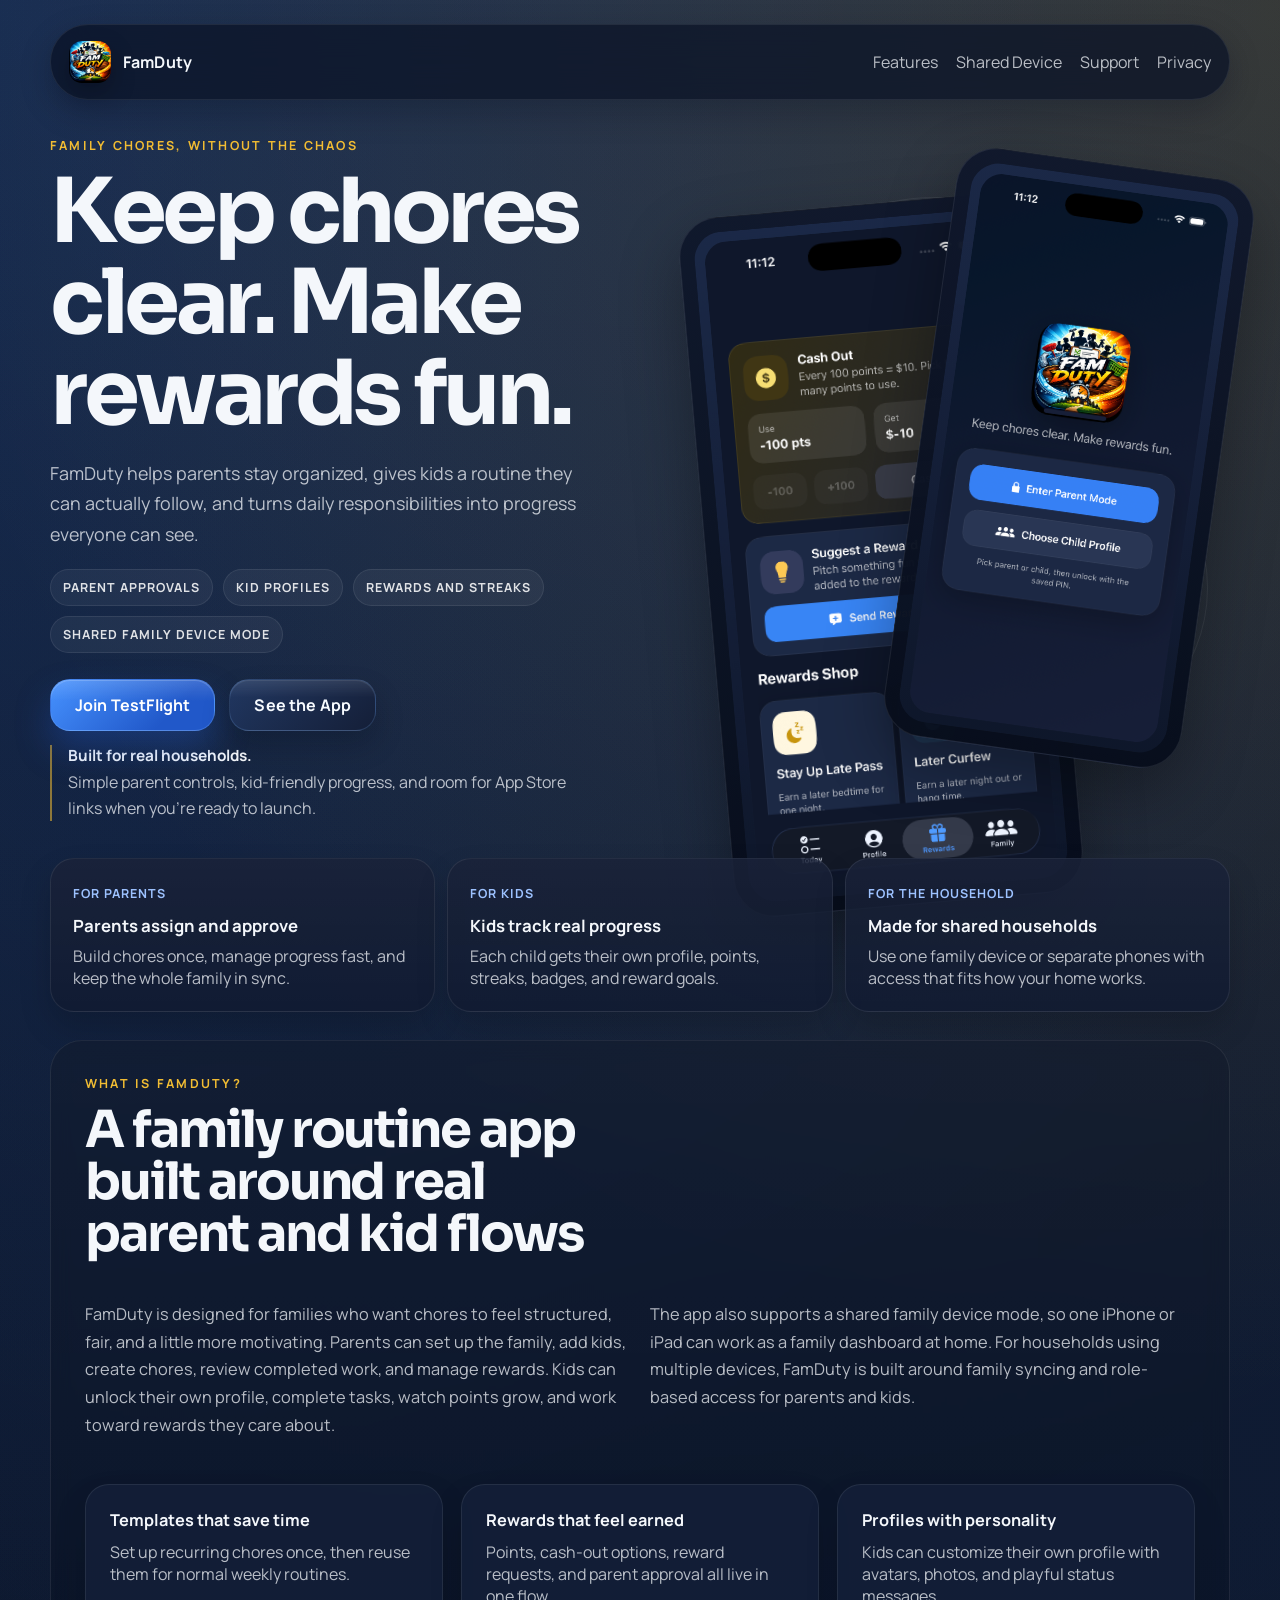
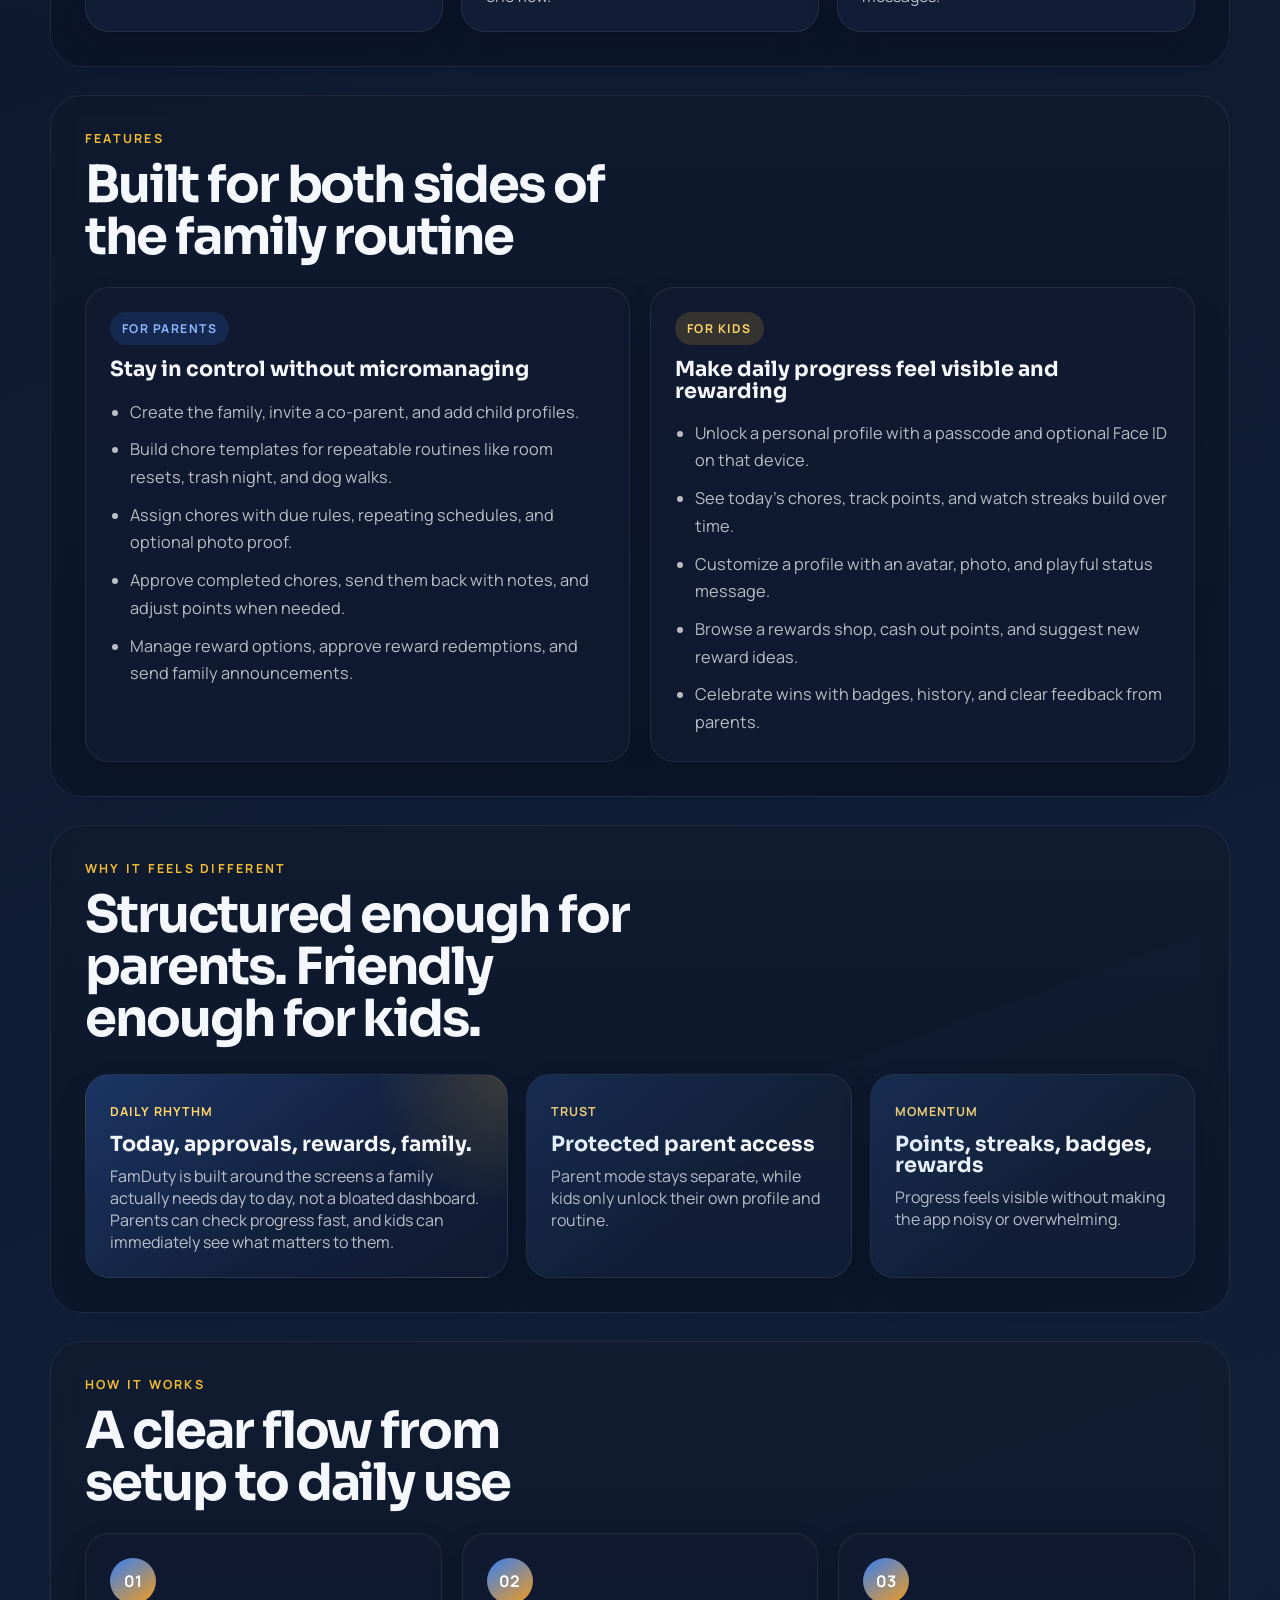
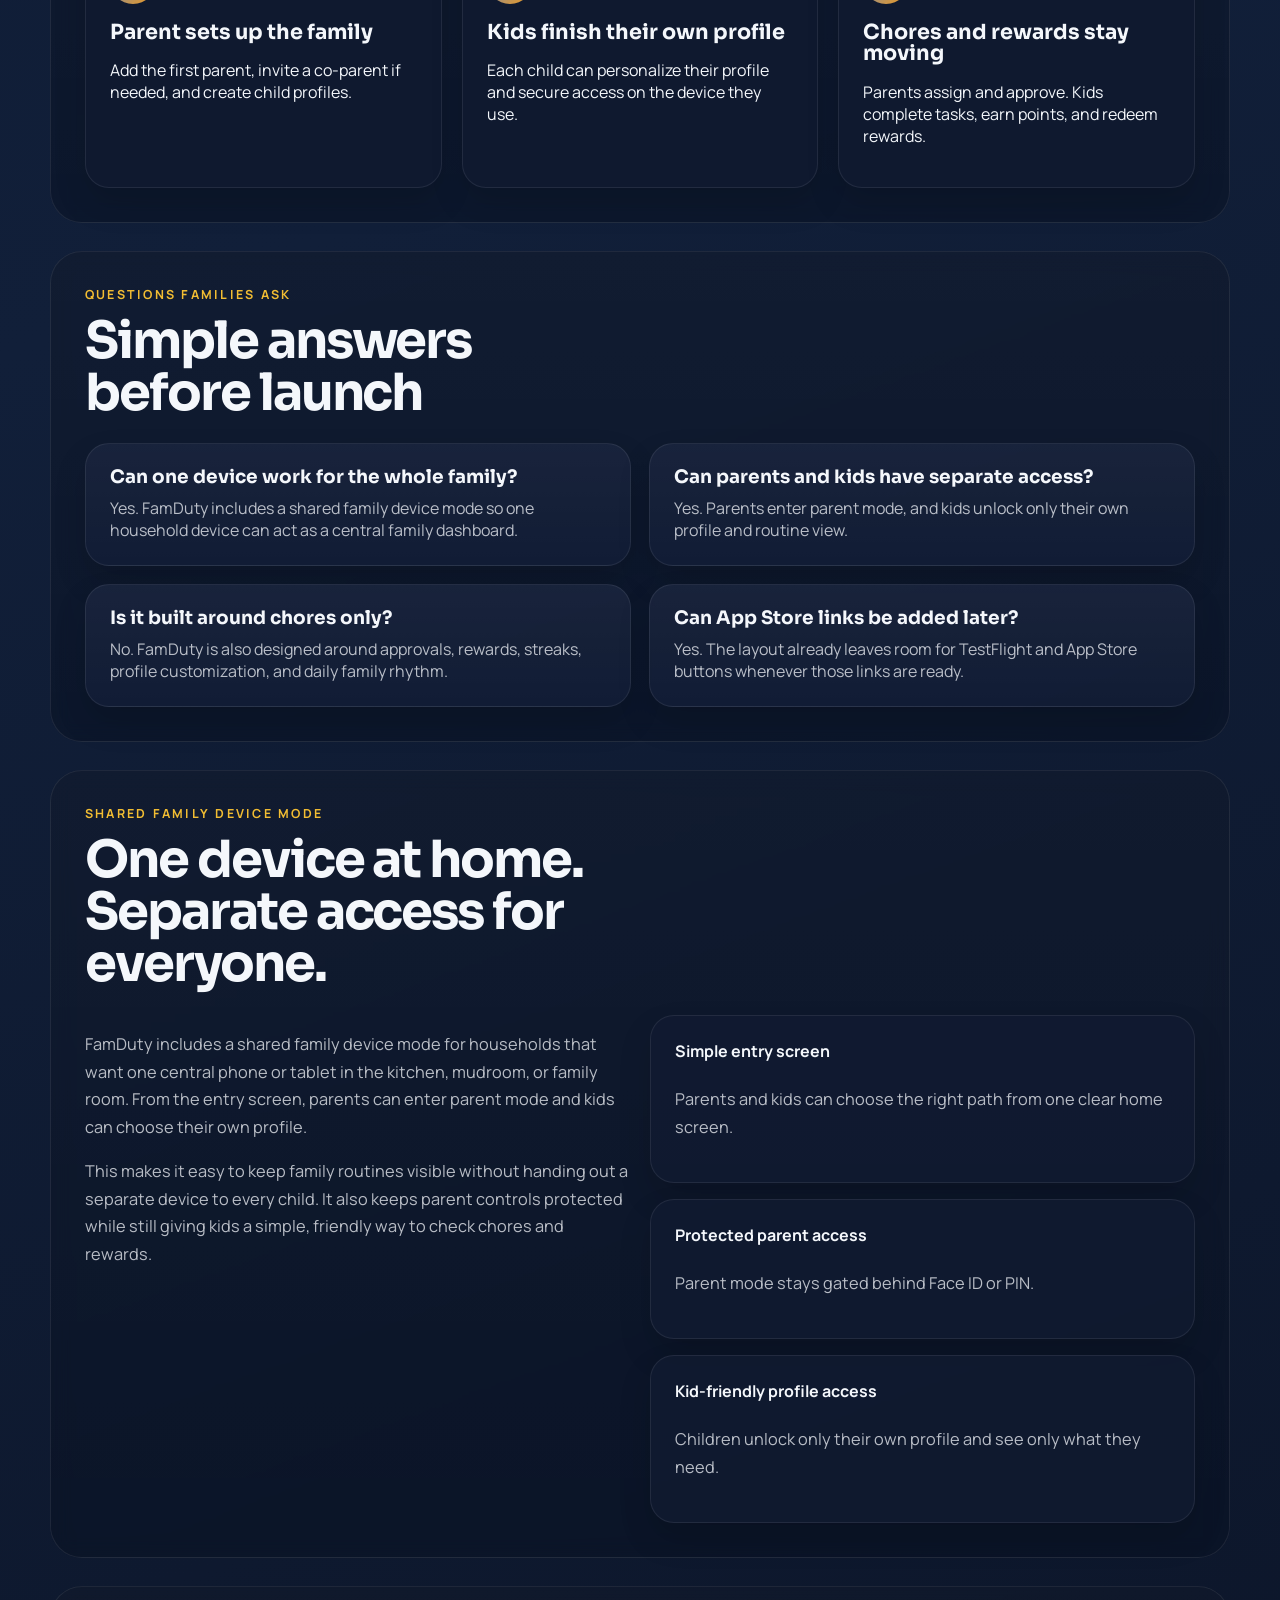
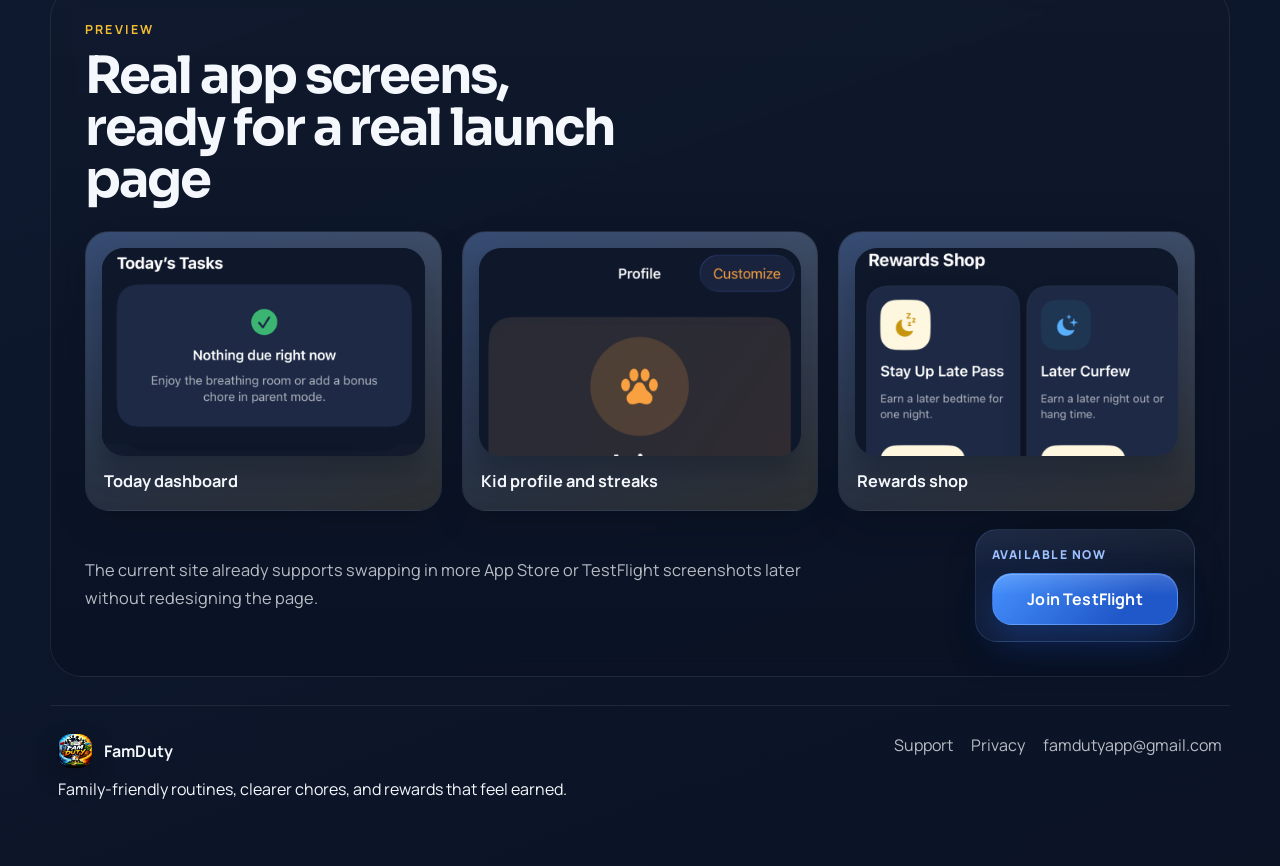
<file: index.html>
<!DOCTYPE html>
<html lang="en">
<head>
  <meta charset="UTF-8">
  <meta name="viewport" content="width=device-width, initial-scale=1.0">
  <title>FamDuty | Chores, rewards, and family routines that feel clear</title>
  <meta name="description" content="FamDuty helps parents assign chores, approve progress, and make rewards feel motivating for kids with a family-friendly routine app built for real households.">
  <meta name="theme-color" content="#0a1429">
  <meta property="og:title" content="FamDuty">
  <meta property="og:description" content="Chores, rewards, and family routines that feel clear.">
  <meta property="og:type" content="website">
  <meta property="og:image" content="assets/famduty-app-icon.png">
  <meta name="twitter:card" content="summary_large_image">
  <link rel="icon" href="assets/famduty-app-icon.png">
  <link rel="preconnect" href="https://fonts.googleapis.com">
  <link rel="preconnect" href="https://fonts.gstatic.com" crossorigin>
  <link href="https://fonts.googleapis.com/css2?family=Manrope:wght@400;500;700;800&family=Sora:wght@600;700;800&display=swap" rel="stylesheet">
  <link rel="stylesheet" href="styles.css">
</head>
<body>
  <div class="site-shell">
    <header class="topbar">
      <a class="brand" href="./">
        <img src="assets/famduty-app-icon.png" alt="FamDuty app icon">
        <span>FamDuty</span>
      </a>
      <nav class="topnav" aria-label="Primary">
        <a href="#features">Features</a>
        <a href="#shared-device">Shared Device</a>
        <a href="support/">Support</a>
        <a href="privacy/">Privacy</a>
      </nav>
    </header>

    <main>
      <section class="hero">
        <div class="hero-copy">
          <p class="eyebrow">Family chores, without the chaos</p>
          <h1>Keep chores clear. Make rewards fun.</h1>
          <p class="lede">
            FamDuty helps parents stay organized, gives kids a routine they can actually follow,
            and turns daily responsibilities into progress everyone can see.
          </p>
          <div class="hero-tags">
            <span>Parent approvals</span>
            <span>Kid profiles</span>
            <span>Rewards and streaks</span>
            <span>Shared family device mode</span>
          </div>
          <div class="cta-row">
            <a class="button button-primary" href="https://testflight.apple.com/join/Fdtkz2tQ">Join TestFlight</a>
            <a class="button button-secondary" href="#preview">See the App</a>
          </div>
          <div class="trust-note" id="coming-soon">
            <strong>Built for real households.</strong>
            <span>Simple parent controls, kid-friendly progress, and room for App Store links when you're ready to launch.</span>
          </div>
        </div>

        <div class="hero-visual" aria-hidden="true">
          <div class="hero-glow"></div>
          <div class="orbit orbit-blue"></div>
          <div class="orbit orbit-gold"></div>
          <div class="phone phone-main">
            <div class="phone-screen">
              <img class="app-shot" src="assets/screen-home.png" alt="FamDuty entry screen showing parent mode and child profile options">
            </div>
          </div>
          <div class="phone phone-side">
            <div class="phone-screen alt">
              <img class="app-shot" src="assets/screen-rewards.png" alt="FamDuty rewards screen showing reward ideas, cash out, and reward shop">
            </div>
          </div>
        </div>
      </section>

      <section class="summary-strip">
        <article>
          <span class="summary-kicker">For parents</span>
          <strong>Parents assign and approve</strong>
          <p>Build chores once, manage progress fast, and keep the whole family in sync.</p>
        </article>
        <article>
          <span class="summary-kicker">For kids</span>
          <strong>Kids track real progress</strong>
          <p>Each child gets their own profile, points, streaks, badges, and reward goals.</p>
        </article>
        <article>
          <span class="summary-kicker">For the household</span>
          <strong>Made for shared households</strong>
          <p>Use one family device or separate phones with access that fits how your home works.</p>
        </article>
      </section>

      <section class="content-block intro">
        <div class="section-heading">
          <p class="eyebrow">What is FamDuty?</p>
          <h2>A family routine app built around real parent and kid flows</h2>
        </div>
        <div class="intro-grid">
          <p>
            FamDuty is designed for families who want chores to feel structured, fair, and a little more motivating.
            Parents can set up the family, add kids, create chores, review completed work, and manage rewards.
            Kids can unlock their own profile, complete tasks, watch points grow, and work toward rewards they care about.
          </p>
          <p>
            The app also supports a shared family device mode, so one iPhone or iPad can work as a family dashboard at home.
            For households using multiple devices, FamDuty is built around family syncing and role-based access for parents and kids.
          </p>
        </div>
        <div class="intro-highlights">
          <div class="mini-card">
            <strong>Templates that save time</strong>
            <p>Set up recurring chores once, then reuse them for normal weekly routines.</p>
          </div>
          <div class="mini-card">
            <strong>Rewards that feel earned</strong>
            <p>Points, cash-out options, reward requests, and parent approval all live in one flow.</p>
          </div>
          <div class="mini-card">
            <strong>Profiles with personality</strong>
            <p>Kids can customize their own profile with avatars, photos, and playful status messages.</p>
          </div>
        </div>
      </section>

      <section class="content-block" id="features">
        <div class="section-heading">
          <p class="eyebrow">Features</p>
          <h2>Built for both sides of the family routine</h2>
        </div>

        <div class="feature-columns">
          <article class="feature-panel parent-panel">
            <div class="panel-label">For Parents</div>
            <h3>Stay in control without micromanaging</h3>
            <ul>
              <li>Create the family, invite a co-parent, and add child profiles.</li>
              <li>Build chore templates for repeatable routines like room resets, trash night, and dog walks.</li>
              <li>Assign chores with due rules, repeating schedules, and optional photo proof.</li>
              <li>Approve completed chores, send them back with notes, and adjust points when needed.</li>
              <li>Manage reward options, approve reward redemptions, and send family announcements.</li>
            </ul>
          </article>

          <article class="feature-panel kid-panel">
            <div class="panel-label">For Kids</div>
            <h3>Make daily progress feel visible and rewarding</h3>
            <ul>
              <li>Unlock a personal profile with a passcode and optional Face ID on that device.</li>
              <li>See today’s chores, track points, and watch streaks build over time.</li>
              <li>Customize a profile with an avatar, photo, and playful status message.</li>
              <li>Browse a rewards shop, cash out points, and suggest new reward ideas.</li>
              <li>Celebrate wins with badges, history, and clear feedback from parents.</li>
            </ul>
          </article>
        </div>
      </section>

      <section class="content-block spotlight-block">
        <div class="section-heading">
          <p class="eyebrow">Why it feels different</p>
          <h2>Structured enough for parents. Friendly enough for kids.</h2>
        </div>
        <div class="spotlight-grid">
          <article class="spotlight-card spotlight-large">
            <div class="spotlight-copy">
              <span class="spotlight-label">Daily rhythm</span>
              <h3>Today, approvals, rewards, family.</h3>
              <p>FamDuty is built around the screens a family actually needs day to day, not a bloated dashboard. Parents can check progress fast, and kids can immediately see what matters to them.</p>
            </div>
          </article>
          <article class="spotlight-card">
            <span class="spotlight-label">Trust</span>
            <h3>Protected parent access</h3>
            <p>Parent mode stays separate, while kids only unlock their own profile and routine.</p>
          </article>
          <article class="spotlight-card">
            <span class="spotlight-label">Momentum</span>
            <h3>Points, streaks, badges, rewards</h3>
            <p>Progress feels visible without making the app noisy or overwhelming.</p>
          </article>
        </div>
      </section>

      <section class="content-block workflow">
        <div class="section-heading">
          <p class="eyebrow">How it works</p>
          <h2>A clear flow from setup to daily use</h2>
        </div>
        <div class="workflow-grid">
          <article class="step-card">
            <span class="step-number">01</span>
            <h3>Parent sets up the family</h3>
            <p>Add the first parent, invite a co-parent if needed, and create child profiles.</p>
          </article>
          <article class="step-card">
            <span class="step-number">02</span>
            <h3>Kids finish their own profile</h3>
            <p>Each child can personalize their profile and secure access on the device they use.</p>
          </article>
          <article class="step-card">
            <span class="step-number">03</span>
            <h3>Chores and rewards stay moving</h3>
            <p>Parents assign and approve. Kids complete tasks, earn points, and redeem rewards.</p>
          </article>
        </div>
      </section>

      <section class="content-block faq-block">
        <div class="section-heading">
          <p class="eyebrow">Questions Families Ask</p>
          <h2>Simple answers before launch</h2>
        </div>
        <div class="faq-grid">
          <article class="faq-card">
            <h3>Can one device work for the whole family?</h3>
            <p>Yes. FamDuty includes a shared family device mode so one household device can act as a central family dashboard.</p>
          </article>
          <article class="faq-card">
            <h3>Can parents and kids have separate access?</h3>
            <p>Yes. Parents enter parent mode, and kids unlock only their own profile and routine view.</p>
          </article>
          <article class="faq-card">
            <h3>Is it built around chores only?</h3>
            <p>No. FamDuty is also designed around approvals, rewards, streaks, profile customization, and daily family rhythm.</p>
          </article>
          <article class="faq-card">
            <h3>Can App Store links be added later?</h3>
            <p>Yes. The layout already leaves room for TestFlight and App Store buttons whenever those links are ready.</p>
          </article>
        </div>
      </section>

      <section class="content-block shared-device-block" id="shared-device">
        <div class="section-heading">
          <p class="eyebrow">Shared Family Device Mode</p>
          <h2>One device at home. Separate access for everyone.</h2>
        </div>
        <div class="shared-grid">
          <div>
            <p>
              FamDuty includes a shared family device mode for households that want one central phone or tablet in the kitchen,
              mudroom, or family room. From the entry screen, parents can enter parent mode and kids can choose their own profile.
            </p>
            <p>
              This makes it easy to keep family routines visible without handing out a separate device to every child.
              It also keeps parent controls protected while still giving kids a simple, friendly way to check chores and rewards.
            </p>
          </div>
          <div class="shared-points">
            <div class="shared-item">
              <strong>Simple entry screen</strong>
              <p>Parents and kids can choose the right path from one clear home screen.</p>
            </div>
            <div class="shared-item">
              <strong>Protected parent access</strong>
              <p>Parent mode stays gated behind Face ID or PIN.</p>
            </div>
            <div class="shared-item">
              <strong>Kid-friendly profile access</strong>
              <p>Children unlock only their own profile and see only what they need.</p>
            </div>
          </div>
        </div>
      </section>

      <section class="content-block screenshot-block" id="preview">
        <div class="section-heading">
          <p class="eyebrow">Preview</p>
          <h2>Real app screens, ready for a real launch page</h2>
        </div>
        <div class="screenshot-grid">
          <div class="shot shot-a">
            <img class="shot-image shot-image-contain" src="assets/preview-today.png" alt="FamDuty today dashboard screenshot">
            <span>Today dashboard</span>
          </div>
          <div class="shot shot-b">
            <img class="shot-image" src="assets/preview-profile.png" alt="FamDuty kid profile and streaks screenshot">
            <span>Kid profile and streaks</span>
          </div>
          <div class="shot shot-c">
            <img class="shot-image" src="assets/preview-rewards-grid.png" alt="FamDuty rewards shop screenshot">
            <span>Rewards shop</span>
          </div>
        </div>
        <div class="preview-caption-row">
          <p class="section-note">
            The current site already supports swapping in more App Store or TestFlight screenshots later without redesigning the page.
          </p>
          <div class="preview-cta-card">
            <span class="preview-cta-label">Available now</span>
            <a class="button button-primary preview-cta-button" href="https://testflight.apple.com/join/Fdtkz2tQ">Join TestFlight</a>
          </div>
        </div>
      </section>

    </main>

    <footer class="footer">
      <div>
        <a class="brand brand-footer" href="./">
          <img src="assets/famduty-app-icon.png" alt="">
          <span>FamDuty</span>
        </a>
        <p>Family-friendly routines, clearer chores, and rewards that feel earned.</p>
      </div>
      <div class="footer-links">
        <a href="support/">Support</a>
        <a href="privacy/">Privacy</a>
        <a href="mailto:famdutyapp@gmail.com">famdutyapp@gmail.com</a>
      </div>
    </footer>
  </div>

  <script src="script.js"></script>
</body>
</html>
</file>
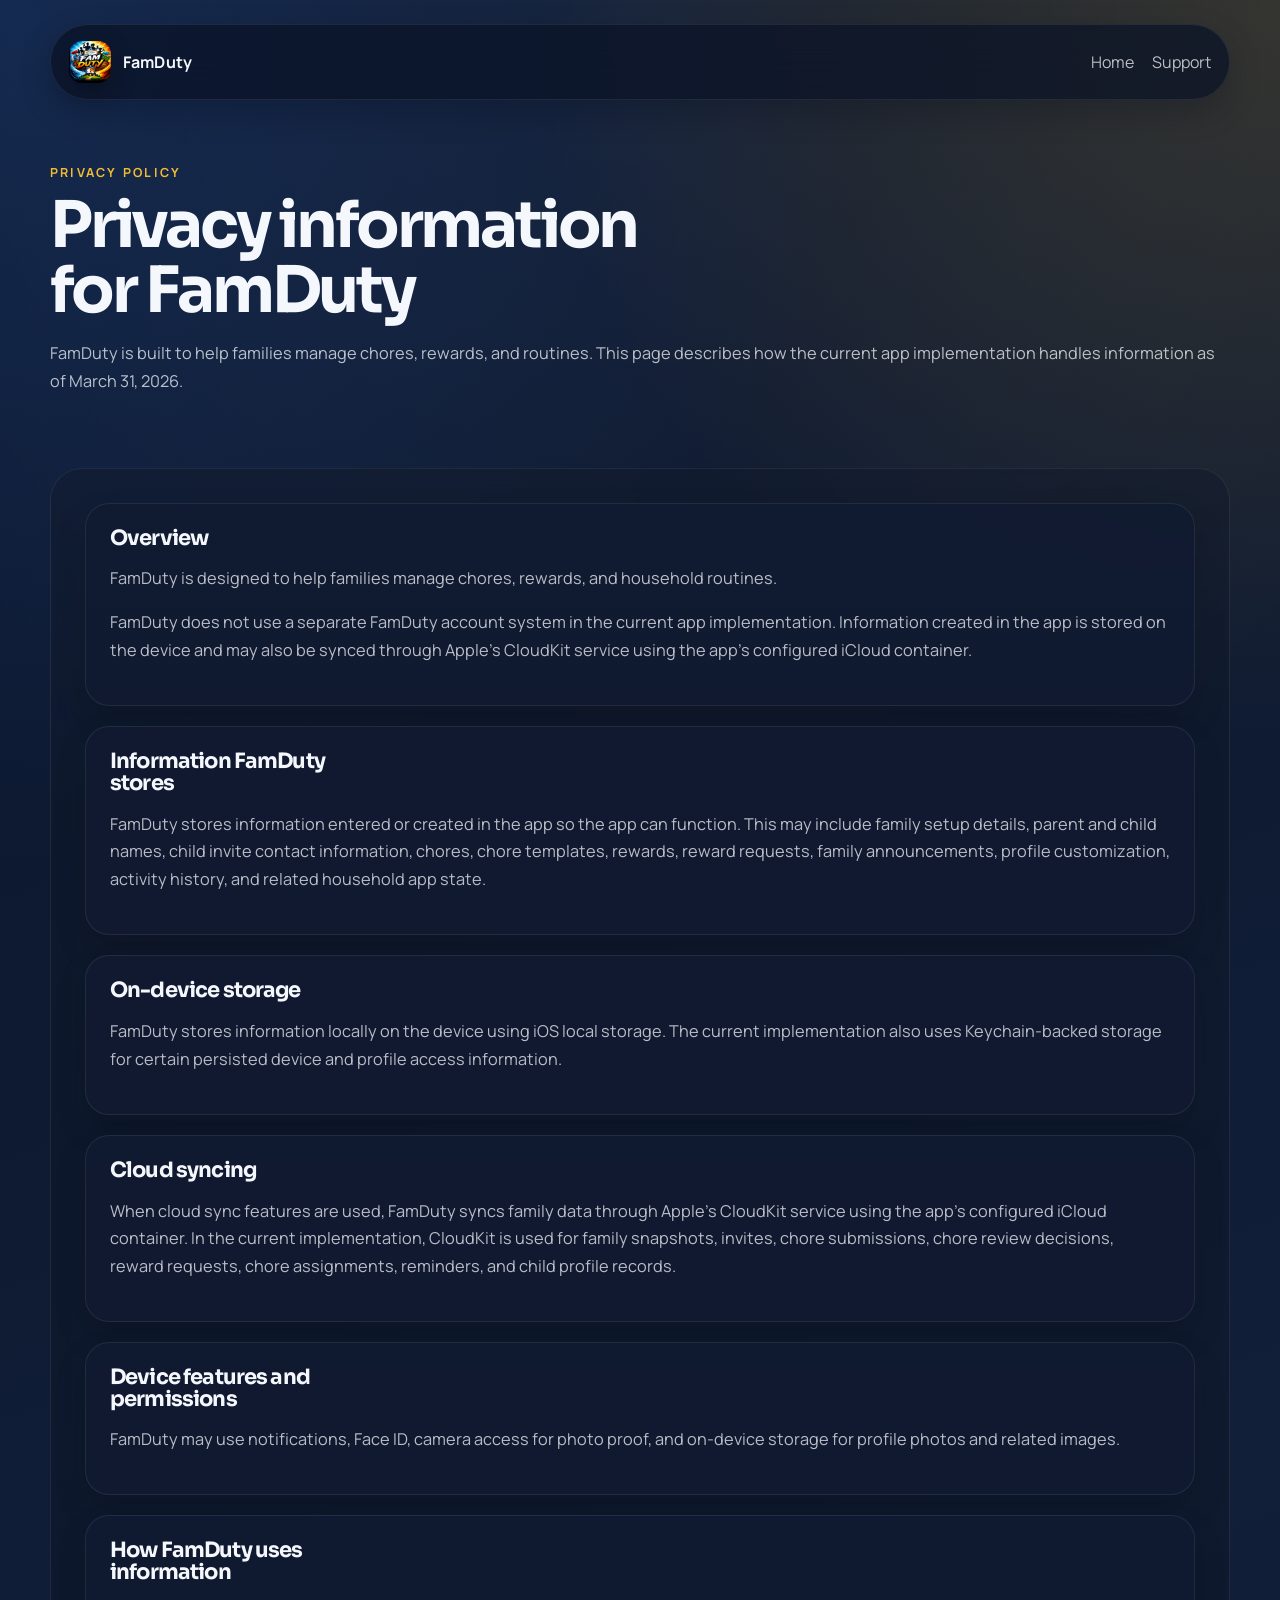
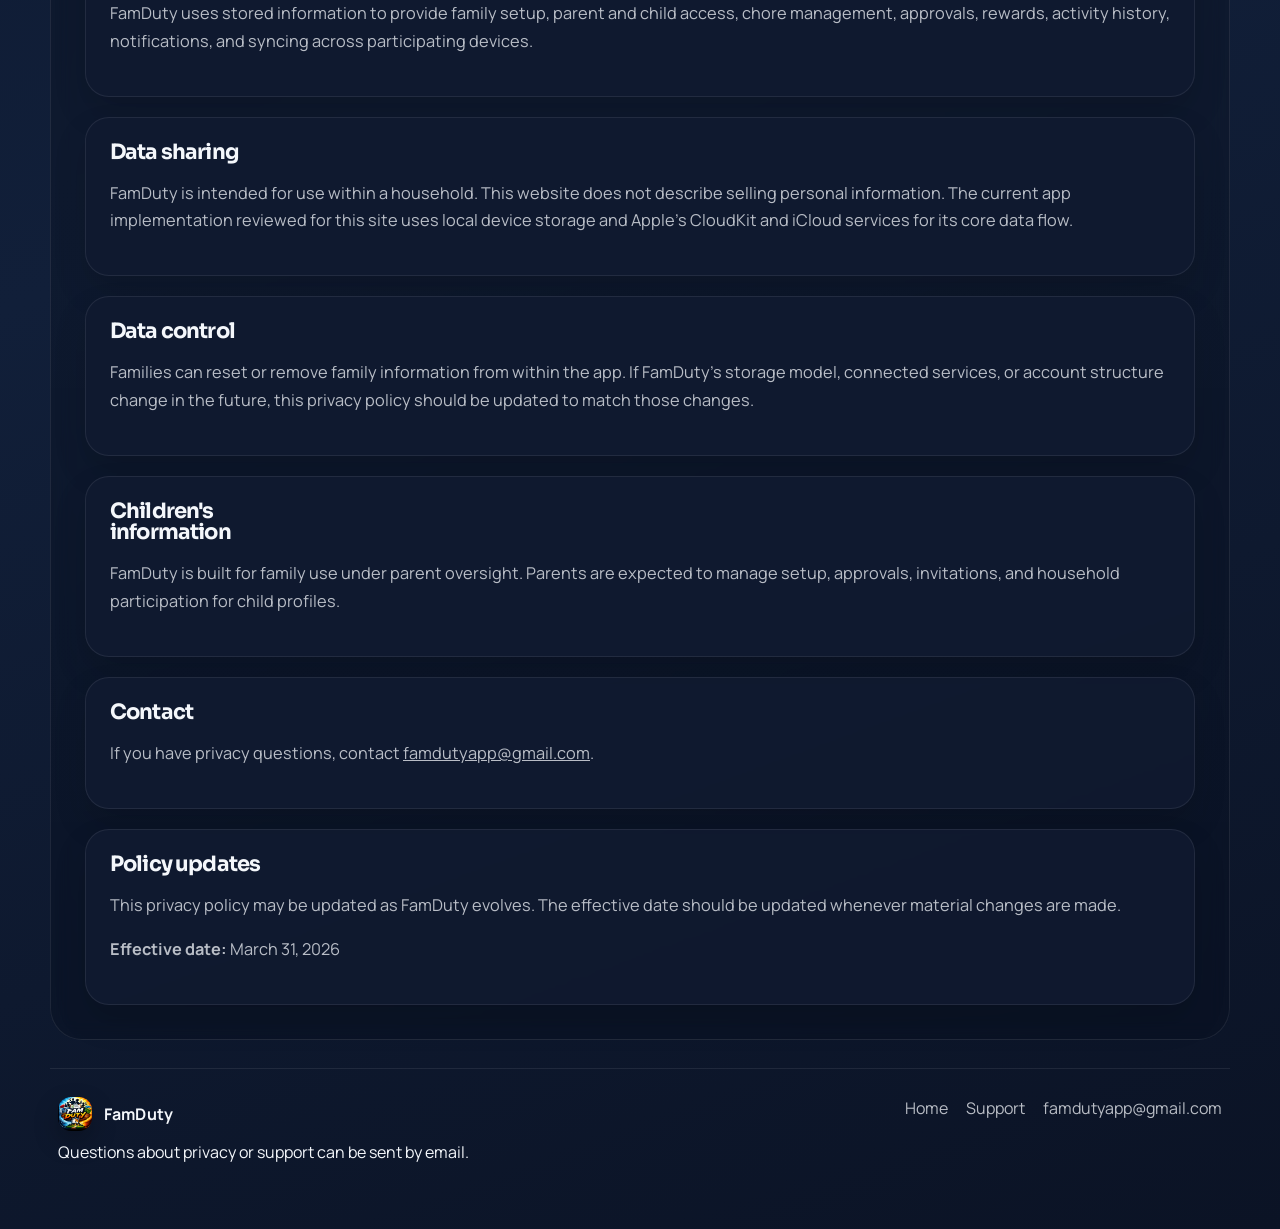
<file: privacy/index.html>
<!DOCTYPE html>
<html lang="en">
<head>
  <meta charset="UTF-8">
  <meta name="viewport" content="width=device-width, initial-scale=1.0">
  <title>FamDuty Privacy Policy</title>
  <meta name="description" content="Privacy policy for FamDuty.">
  <meta name="theme-color" content="#0a1429">
  <meta property="og:title" content="FamDuty Privacy Policy">
  <meta property="og:description" content="Privacy information for FamDuty.">
  <link rel="icon" href="../assets/famduty-app-icon.png">
  <link rel="preconnect" href="https://fonts.googleapis.com">
  <link rel="preconnect" href="https://fonts.gstatic.com" crossorigin>
  <link href="https://fonts.googleapis.com/css2?family=Manrope:wght@400;500;700;800&family=Sora:wght@600;700;800&display=swap" rel="stylesheet">
  <link rel="stylesheet" href="../styles.css">
</head>
<body>
  <div class="site-shell subpage-shell">
    <header class="topbar">
      <a class="brand" href="../">
        <img src="../assets/famduty-app-icon.png" alt="FamDuty app icon">
        <span>FamDuty</span>
      </a>
      <nav class="topnav" aria-label="Primary">
        <a href="../">Home</a>
        <a href="../support/">Support</a>
      </nav>
    </header>

    <main class="subpage-main">
      <section class="subpage-hero">
        <p class="eyebrow">Privacy Policy</p>
        <h1>Privacy information for FamDuty</h1>
        <p class="lede">
          FamDuty is built to help families manage chores, rewards, and routines. This page describes how the current app implementation handles information as of March 31, 2026.
        </p>
      </section>

      <section class="content-block legal-block">
        <article class="legal-card">
          <h2>Overview</h2>
          <p>FamDuty is designed to help families manage chores, rewards, and household routines.</p>
          <p>FamDuty does not use a separate FamDuty account system in the current app implementation. Information created in the app is stored on the device and may also be synced through Apple's CloudKit service using the app's configured iCloud container.</p>
        </article>

        <article class="legal-card">
          <h2>Information FamDuty stores</h2>
          <p>FamDuty stores information entered or created in the app so the app can function. This may include family setup details, parent and child names, child invite contact information, chores, chore templates, rewards, reward requests, family announcements, profile customization, activity history, and related household app state.</p>
        </article>

        <article class="legal-card">
          <h2>On-device storage</h2>
          <p>FamDuty stores information locally on the device using iOS local storage. The current implementation also uses Keychain-backed storage for certain persisted device and profile access information.</p>
        </article>

        <article class="legal-card">
          <h2>Cloud syncing</h2>
          <p>When cloud sync features are used, FamDuty syncs family data through Apple's CloudKit service using the app's configured iCloud container. In the current implementation, CloudKit is used for family snapshots, invites, chore submissions, chore review decisions, reward requests, chore assignments, reminders, and child profile records.</p>
        </article>

        <article class="legal-card">
          <h2>Device features and permissions</h2>
          <p>FamDuty may use notifications, Face ID, camera access for photo proof, and on-device storage for profile photos and related images.</p>
        </article>

        <article class="legal-card">
          <h2>How FamDuty uses information</h2>
          <p>FamDuty uses stored information to provide family setup, parent and child access, chore management, approvals, rewards, activity history, notifications, and syncing across participating devices.</p>
        </article>

        <article class="legal-card">
          <h2>Data sharing</h2>
          <p>FamDuty is intended for use within a household. This website does not describe selling personal information. The current app implementation reviewed for this site uses local device storage and Apple's CloudKit and iCloud services for its core data flow.</p>
        </article>

        <article class="legal-card">
          <h2>Data control</h2>
          <p>Families can reset or remove family information from within the app. If FamDuty's storage model, connected services, or account structure change in the future, this privacy policy should be updated to match those changes.</p>
        </article>

        <article class="legal-card">
          <h2>Children's information</h2>
          <p>FamDuty is built for family use under parent oversight. Parents are expected to manage setup, approvals, invitations, and household participation for child profiles.</p>
        </article>

        <article class="legal-card">
          <h2>Contact</h2>
          <p>If you have privacy questions, contact <a href="mailto:famdutyapp@gmail.com">famdutyapp@gmail.com</a>.</p>
        </article>

        <article class="legal-card">
          <h2>Policy updates</h2>
          <p>This privacy policy may be updated as FamDuty evolves. The effective date should be updated whenever material changes are made.</p>
          <p><strong>Effective date:</strong> March 31, 2026</p>
        </article>
      </section>
    </main>

    <footer class="footer">
      <div>
        <a class="brand brand-footer" href="../">
          <img src="../assets/famduty-app-icon.png" alt="">
          <span>FamDuty</span>
        </a>
        <p>Questions about privacy or support can be sent by email.</p>
      </div>
      <div class="footer-links">
        <a href="../">Home</a>
        <a href="../support/">Support</a>
        <a href="mailto:famdutyapp@gmail.com">famdutyapp@gmail.com</a>
      </div>
    </footer>
  </div>
</body>
</html>
</file>
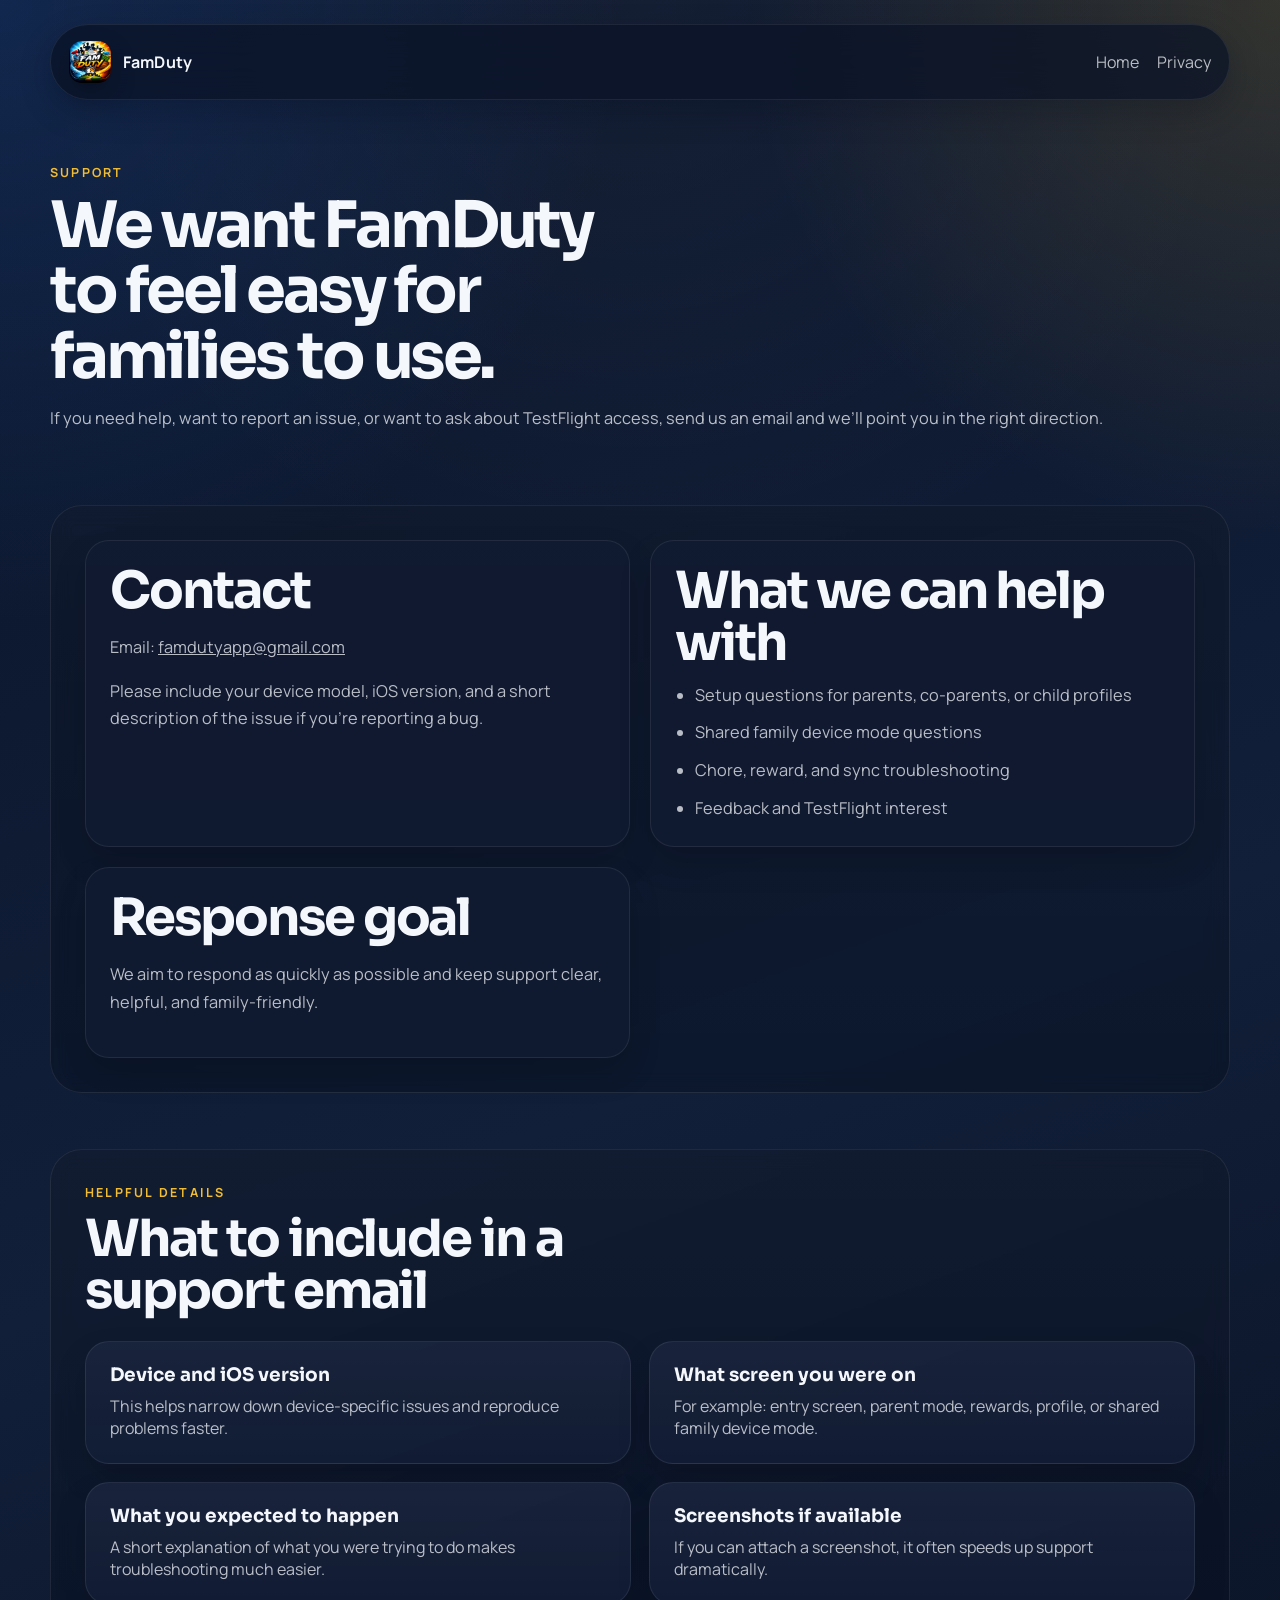
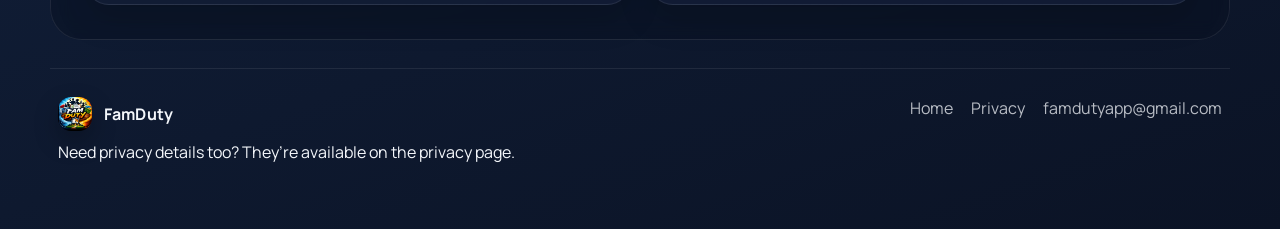
<file: support/index.html>
<!DOCTYPE html>
<html lang="en">
<head>
  <meta charset="UTF-8">
  <meta name="viewport" content="width=device-width, initial-scale=1.0">
  <title>FamDuty Support</title>
  <meta name="description" content="Support information for FamDuty.">
  <meta name="theme-color" content="#0a1429">
  <meta property="og:title" content="FamDuty Support">
  <meta property="og:description" content="Support information for FamDuty.">
  <link rel="icon" href="../assets/famduty-app-icon.png">
  <link rel="preconnect" href="https://fonts.googleapis.com">
  <link rel="preconnect" href="https://fonts.gstatic.com" crossorigin>
  <link href="https://fonts.googleapis.com/css2?family=Manrope:wght@400;500;700;800&family=Sora:wght@600;700;800&display=swap" rel="stylesheet">
  <link rel="stylesheet" href="../styles.css">
</head>
<body>
  <div class="site-shell subpage-shell">
    <header class="topbar">
      <a class="brand" href="../">
        <img src="../assets/famduty-app-icon.png" alt="FamDuty app icon">
        <span>FamDuty</span>
      </a>
      <nav class="topnav" aria-label="Primary">
        <a href="../">Home</a>
        <a href="../privacy/">Privacy</a>
      </nav>
    </header>

    <main class="subpage-main">
      <section class="subpage-hero">
        <p class="eyebrow">Support</p>
        <h1>We want FamDuty to feel easy for families to use.</h1>
        <p class="lede">
          If you need help, want to report an issue, or want to ask about TestFlight access, send us an email and we’ll point you in the right direction.
        </p>
      </section>

      <section class="content-block support-grid">
        <article class="info-card">
          <h2>Contact</h2>
          <p>Email: <a href="mailto:famdutyapp@gmail.com">famdutyapp@gmail.com</a></p>
          <p>Please include your device model, iOS version, and a short description of the issue if you’re reporting a bug.</p>
        </article>

        <article class="info-card">
          <h2>What we can help with</h2>
          <ul>
            <li>Setup questions for parents, co-parents, or child profiles</li>
            <li>Shared family device mode questions</li>
            <li>Chore, reward, and sync troubleshooting</li>
            <li>Feedback and TestFlight interest</li>
          </ul>
        </article>

        <article class="info-card">
          <h2>Response goal</h2>
          <p>We aim to respond as quickly as possible and keep support clear, helpful, and family-friendly.</p>
        </article>
      </section>

      <section class="content-block faq-block">
        <div class="section-heading">
          <p class="eyebrow">Helpful details</p>
          <h2>What to include in a support email</h2>
        </div>
        <div class="faq-grid">
          <article class="faq-card">
            <h3>Device and iOS version</h3>
            <p>This helps narrow down device-specific issues and reproduce problems faster.</p>
          </article>
          <article class="faq-card">
            <h3>What screen you were on</h3>
            <p>For example: entry screen, parent mode, rewards, profile, or shared family device mode.</p>
          </article>
          <article class="faq-card">
            <h3>What you expected to happen</h3>
            <p>A short explanation of what you were trying to do makes troubleshooting much easier.</p>
          </article>
          <article class="faq-card">
            <h3>Screenshots if available</h3>
            <p>If you can attach a screenshot, it often speeds up support dramatically.</p>
          </article>
        </div>
      </section>
    </main>

    <footer class="footer">
      <div>
        <a class="brand brand-footer" href="../">
          <img src="../assets/famduty-app-icon.png" alt="">
          <span>FamDuty</span>
        </a>
        <p>Need privacy details too? They’re available on the privacy page.</p>
      </div>
      <div class="footer-links">
        <a href="../">Home</a>
        <a href="../privacy/">Privacy</a>
        <a href="mailto:famdutyapp@gmail.com">famdutyapp@gmail.com</a>
      </div>
    </footer>
  </div>
</body>
</html>
</file>
<file: styles.css>
:root {
  --bg-top: #0a1429;
  --bg-bottom: #111f39;
  --surface: rgba(17, 27, 50, 0.84);
  --surface-strong: #1c2948;
  --surface-soft: #22365e;
  --surface-gold: rgba(59, 47, 19, 0.76);
  --line: rgba(255, 255, 255, 0.08);
  --text: #f4f7fb;
  --muted: rgba(244, 247, 251, 0.74);
  --muted-soft: rgba(244, 247, 251, 0.56);
  --blue: #3680f5;
  --blue-deep: #2158c9;
  --gold: #f2bd33;
  --gold-strong: #f39b1b;
  --success: #2db36c;
  --shadow: 0 24px 64px rgba(0, 0, 0, 0.32);
  --radius-xl: 32px;
  --radius-lg: 24px;
  --radius-md: 18px;
  --content-width: 1180px;
}

* {
  box-sizing: border-box;
}

html {
  scroll-behavior: smooth;
}

body {
  margin: 0;
  font-family: "Manrope", "Avenir Next", "Avenir", "Trebuchet MS", sans-serif;
  color: var(--text);
  background:
    radial-gradient(circle at top left, rgba(54, 128, 245, 0.18), transparent 28%),
    radial-gradient(circle at top right, rgba(242, 189, 51, 0.17), transparent 24%),
    radial-gradient(circle at 50% 0%, rgba(255, 255, 255, 0.04), transparent 32%),
    linear-gradient(160deg, var(--bg-top), var(--bg-bottom) 58%, #0b1325);
  min-height: 100vh;
}

a {
  color: inherit;
}

img {
  max-width: 100%;
  display: block;
}

.site-shell {
  width: min(calc(100% - 32px), var(--content-width));
  margin: 0 auto;
  padding: 24px 0 48px;
}

.topbar,
.footer,
.summary-strip,
.intro-grid,
.feature-columns,
.workflow-grid,
.shared-grid,
.screenshot-grid,
.support-grid {
  display: grid;
  gap: 20px;
}

.topbar {
  grid-template-columns: auto 1fr;
  align-items: center;
  padding: 16px 18px;
  position: sticky;
  top: 12px;
  z-index: 10;
  border: 1px solid var(--line);
  border-radius: 999px;
  background: rgba(10, 19, 38, 0.72);
  backdrop-filter: blur(18px);
  box-shadow: 0 12px 32px rgba(4, 10, 24, 0.24);
}

.brand {
  display: inline-flex;
  align-items: center;
  gap: 12px;
  text-decoration: none;
  font-weight: 700;
  letter-spacing: 0.01em;
}

.brand img {
  width: 42px;
  height: 42px;
  border-radius: 13px;
  box-shadow: 0 10px 24px rgba(0, 0, 0, 0.26);
}

.topnav {
  display: flex;
  justify-content: flex-end;
  flex-wrap: wrap;
  gap: 18px;
}

.topnav a,
.footer-links a {
  text-decoration: none;
  color: var(--muted);
}

.topnav a:hover,
.footer-links a:hover,
.contact-card a:hover,
.legal-card a:hover,
.info-card a:hover {
  color: var(--text);
}

.hero,
.summary-strip,
.content-block,
.footer,
.subpage-main {
  margin-top: 28px;
}

.hero {
  display: grid;
  grid-template-columns: 1.05fr 0.95fr;
  gap: 32px;
  align-items: center;
  min-height: 78vh;
}

.hero-copy {
  position: relative;
  z-index: 1;
}

.eyebrow {
  margin: 0 0 12px;
  color: var(--gold);
  font-size: 0.78rem;
  font-weight: 700;
  letter-spacing: 0.18em;
  text-transform: uppercase;
}

h1,
h2,
h3 {
  margin: 0;
  line-height: 1.02;
  font-family: "Sora", "Manrope", sans-serif;
}

h1 {
  font-size: clamp(3rem, 7vw, 5.8rem);
  letter-spacing: -0.05em;
  max-width: 10ch;
}

h2 {
  font-size: clamp(2rem, 4vw, 3.3rem);
  letter-spacing: -0.04em;
  max-width: 14ch;
}

h3 {
  font-size: 1.3rem;
}

.lede,
.intro-grid p,
.shared-grid p,
.section-note,
.fine-print,
.contact-card p,
.legal-card p,
.info-card p,
li {
  color: var(--muted);
  line-height: 1.7;
  font-size: 1.02rem;
}

.hero-copy .lede {
  max-width: 33rem;
  font-size: 1.12rem;
}

.hero-tags {
  display: flex;
  flex-wrap: wrap;
  gap: 10px;
  margin-top: 20px;
}

.hero-tags span,
.summary-kicker,
.spotlight-label {
  display: inline-flex;
  align-items: center;
  gap: 8px;
  border-radius: 999px;
  font-size: 0.78rem;
  font-weight: 700;
  letter-spacing: 0.08em;
  text-transform: uppercase;
}

.hero-tags span {
  padding: 9px 12px;
  border: 1px solid rgba(255, 255, 255, 0.08);
  background: rgba(255, 255, 255, 0.05);
  color: rgba(255, 255, 255, 0.86);
}

.cta-row {
  display: flex;
  flex-wrap: wrap;
  gap: 14px;
  margin: 26px 0 14px;
}

.button {
  display: inline-flex;
  align-items: center;
  justify-content: center;
  min-height: 52px;
  padding: 0 24px;
  border-radius: 20px;
  text-decoration: none;
  font-weight: 700;
  letter-spacing: 0.01em;
  position: relative;
  overflow: hidden;
  transition: transform 180ms ease, box-shadow 180ms ease, background 180ms ease, border-color 180ms ease;
}

.button:hover {
  transform: translateY(-2px);
}

.button-primary {
  color: white;
  border: 1px solid rgba(116, 171, 255, 0.28);
  background:
    linear-gradient(180deg, rgba(255, 255, 255, 0.14), transparent 42%),
    linear-gradient(135deg, #4692ff, #2158c9 72%);
  box-shadow:
    0 18px 34px rgba(33, 88, 201, 0.34),
    inset 0 1px 0 rgba(255, 255, 255, 0.18);
}

.button-secondary {
  color: #f7fbff;
  border: 1px solid rgba(126, 180, 255, 0.18);
  background:
    linear-gradient(180deg, rgba(255, 255, 255, 0.1), transparent 35%),
    linear-gradient(135deg, rgba(34, 56, 98, 0.96), rgba(20, 31, 56, 0.96));
  box-shadow:
    0 14px 28px rgba(4, 10, 24, 0.22),
    inset 0 1px 0 rgba(255, 255, 255, 0.08);
}

.button-secondary:hover {
  border-color: rgba(126, 180, 255, 0.32);
  box-shadow:
    0 18px 32px rgba(6, 14, 32, 0.28),
    0 0 0 1px rgba(126, 180, 255, 0.06),
    inset 0 1px 0 rgba(255, 255, 255, 0.1);
}

.trust-note {
  margin-top: 10px;
  display: grid;
  gap: 4px;
  max-width: 34rem;
  padding-left: 16px;
  border-left: 2px solid rgba(242, 189, 51, 0.55);
}

.trust-note strong {
  font-size: 0.96rem;
}

.trust-note span {
  color: var(--muted);
  line-height: 1.6;
}

.hero-visual {
  position: relative;
  display: grid;
  place-items: center;
  min-height: 640px;
}

.hero-glow {
  position: absolute;
  inset: 8% 12%;
  border-radius: 50%;
  background:
    radial-gradient(circle, rgba(54, 128, 245, 0.26), transparent 48%),
    radial-gradient(circle at 72% 28%, rgba(242, 189, 51, 0.24), transparent 24%);
  filter: blur(8px);
}

.orbit {
  position: absolute;
  border-radius: 50%;
  border: 1px solid rgba(255, 255, 255, 0.07);
}

.orbit-blue {
  width: 460px;
  height: 460px;
  background: radial-gradient(circle, rgba(54, 128, 245, 0.08), transparent 62%);
  top: 6%;
  left: 4%;
}

.orbit-gold {
  width: 320px;
  height: 320px;
  background: radial-gradient(circle, rgba(242, 189, 51, 0.1), transparent 60%);
  right: 4%;
  bottom: 8%;
}

.phone {
  position: absolute;
  width: min(350px, 72vw);
  padding: 14px;
  border-radius: 40px;
  border: 1px solid rgba(255, 255, 255, 0.08);
  background: linear-gradient(180deg, rgba(16, 24, 44, 0.98), rgba(8, 14, 28, 0.98));
  box-shadow: var(--shadow);
}

.phone-main {
  left: 4%;
  top: 7%;
  transform: rotate(-5deg);
}

.phone-side {
  right: 2%;
  bottom: 7%;
  width: min(300px, 62vw);
  transform: rotate(8deg);
}

.phone-screen {
  min-height: 600px;
  border-radius: 28px;
  padding: 10px;
  background:
    linear-gradient(180deg, rgba(28, 41, 72, 0.94), rgba(14, 23, 43, 0.98)),
    linear-gradient(160deg, rgba(54, 128, 245, 0.08), rgba(242, 189, 51, 0.06));
  overflow: hidden;
}

.phone-screen.alt {
  min-height: 520px;
}

.app-shot {
  width: 100%;
  height: 100%;
  min-height: inherit;
  object-fit: cover;
  object-position: top center;
  border-radius: 22px;
  display: block;
}

.mock-top,
.mock-row,
.mock-badges,
.summary-strip,
.footer {
  display: flex;
  gap: 12px;
}

.mock-top,
.mock-row {
  justify-content: space-between;
  align-items: center;
}

.mock-top {
  margin-bottom: 16px;
}

.mock-pill,
.mock-points,
.mock-badges span,
.panel-label,
.shared-item strong,
.step-number {
  display: inline-flex;
  align-items: center;
  justify-content: center;
  border-radius: 999px;
  font-weight: 700;
}

.mock-pill,
.mock-points {
  min-height: 34px;
  padding: 0 12px;
  font-size: 0.84rem;
}

.mock-pill {
  background: rgba(54, 128, 245, 0.18);
  color: #86b3ff;
}

.mock-pill.gold {
  background: rgba(242, 189, 51, 0.16);
  color: #ffd56a;
}

.mock-points {
  background: rgba(255, 255, 255, 0.06);
  color: var(--text);
}

.mock-card,
.feature-panel,
.step-card,
.legal-card,
.info-card,
.shot,
.summary-strip article,
.shared-item,
.faq-card {
  border: 1px solid var(--line);
  border-radius: var(--radius-lg);
  background: var(--surface);
  box-shadow: 0 16px 32px rgba(0, 0, 0, 0.16);
}

.mock-card {
  padding: 18px;
  margin-bottom: 14px;
}

.mock-card.highlight {
  background: linear-gradient(145deg, rgba(54, 128, 245, 0.18), rgba(242, 189, 51, 0.11));
}

.mock-card h3 {
  margin-bottom: 8px;
}

.mock-card p,
.mock-row span,
.reward-grid span {
  color: var(--muted);
}

.mock-row + .mock-row {
  margin-top: 14px;
  padding-top: 14px;
  border-top: 1px solid rgba(255, 255, 255, 0.06);
}

.mock-badges {
  flex-wrap: wrap;
}

.mock-badges span {
  padding: 8px 12px;
  font-size: 0.78rem;
  background: rgba(255, 255, 255, 0.05);
  color: var(--muted);
}

.reward-grid {
  display: grid;
  grid-template-columns: 1fr 1fr;
  gap: 12px;
}

.reward-grid span {
  padding: 16px 12px;
  border-radius: 18px;
  background: rgba(255, 255, 255, 0.05);
  text-align: center;
}

.summary-strip {
  flex-wrap: wrap;
}

.summary-strip article {
  flex: 1 1 220px;
  padding: 22px;
  background:
    linear-gradient(180deg, rgba(255, 255, 255, 0.03), transparent),
    var(--surface);
}

.summary-strip strong {
  display: block;
  margin-bottom: 8px;
  font-size: 1.05rem;
}

.summary-kicker {
  margin-bottom: 12px;
  color: #9dc2ff;
}

.summary-strip p {
  margin: 0;
  color: var(--muted);
}

.content-block {
  padding: 34px;
  border: 1px solid var(--line);
  border-radius: var(--radius-xl);
  background:
    linear-gradient(180deg, rgba(255, 255, 255, 0.02), transparent),
    rgba(10, 18, 35, 0.48);
  backdrop-filter: blur(10px);
}

.section-heading {
  margin-bottom: 24px;
}

.intro-grid,
.feature-columns,
.workflow-grid,
.shared-grid,
.support-grid {
  grid-template-columns: repeat(2, minmax(0, 1fr));
}

.intro-highlights,
.spotlight-grid {
  display: grid;
  gap: 18px;
  margin-top: 28px;
}

.intro-highlights {
  grid-template-columns: repeat(3, minmax(0, 1fr));
}

.feature-panel,
.step-card,
.legal-card,
.info-card,
.shared-item,
.mini-card,
.spotlight-card,
.faq-card {
  padding: 24px;
}

.panel-label {
  margin-bottom: 14px;
  padding: 8px 12px;
  font-size: 0.76rem;
  letter-spacing: 0.12em;
  text-transform: uppercase;
}

.parent-panel .panel-label {
  background: rgba(54, 128, 245, 0.16);
  color: #8eb6ff;
}

.kid-panel .panel-label {
  background: rgba(242, 189, 51, 0.16);
  color: #ffd56a;
}

ul {
  margin: 18px 0 0;
  padding-left: 20px;
}

li + li {
  margin-top: 10px;
}

.workflow-grid {
  grid-template-columns: repeat(3, minmax(0, 1fr));
}

.faq-grid {
  display: grid;
  grid-template-columns: repeat(2, minmax(0, 1fr));
  gap: 18px;
}

.mini-card,
.spotlight-card {
  border: 1px solid var(--line);
  border-radius: var(--radius-lg);
  background: rgba(21, 33, 58, 0.8);
  box-shadow: 0 16px 32px rgba(0, 0, 0, 0.16);
}

.mini-card strong {
  display: block;
  margin-bottom: 10px;
  font-size: 1.02rem;
}

.mini-card p,
.spotlight-card p {
  margin: 0;
  color: var(--muted);
}

.spotlight-grid {
  grid-template-columns: 1.3fr 1fr 1fr;
}

.spotlight-card {
  position: relative;
  overflow: hidden;
}

.spotlight-card::before {
  content: "";
  position: absolute;
  inset: 0;
  background: linear-gradient(140deg, rgba(54, 128, 245, 0.14), transparent 58%);
  pointer-events: none;
}

.spotlight-large {
  background:
    radial-gradient(circle at top right, rgba(242, 189, 51, 0.18), transparent 28%),
    linear-gradient(145deg, rgba(24, 42, 78, 0.96), rgba(17, 27, 50, 0.92));
}

.spotlight-copy {
  position: relative;
  z-index: 1;
  max-width: 32rem;
}

.spotlight-label {
  margin-bottom: 14px;
  color: #ffd56a;
}

.spotlight-card h3 {
  margin-bottom: 10px;
}

.faq-card {
  background:
    linear-gradient(180deg, rgba(255, 255, 255, 0.03), transparent),
    rgba(19, 30, 55, 0.86);
}

.faq-card h3 {
  margin-bottom: 10px;
  font-size: 1.16rem;
}

.faq-card p {
  margin: 0;
  color: var(--muted);
}

.step-number {
  width: 46px;
  height: 46px;
  margin-bottom: 18px;
  color: white;
  background: linear-gradient(145deg, var(--blue), var(--gold-strong));
}

.shared-grid {
  align-items: start;
}

.shared-points {
  display: grid;
  gap: 16px;
}

.shared-item strong {
  justify-content: flex-start;
  margin-bottom: 8px;
  padding: 0;
  border-radius: 0;
}

.screenshot-grid {
  grid-template-columns: repeat(3, minmax(0, 1fr));
}

.shot {
  min-height: 280px;
  position: relative;
  overflow: hidden;
  padding: 16px;
  background:
    linear-gradient(180deg, rgba(255, 255, 255, 0.07), transparent),
    rgba(18, 28, 52, 0.9);
}

.shot::before {
  content: "";
  position: absolute;
  inset: 0;
  background:
    linear-gradient(180deg, rgba(255, 255, 255, 0.08), transparent),
    linear-gradient(160deg, rgba(54, 128, 245, 0.22), rgba(242, 189, 51, 0.12));
}

.shot-image {
  position: absolute;
  inset: 16px 16px 54px;
  width: calc(100% - 32px);
  height: calc(100% - 70px);
  object-fit: cover;
  object-position: top center;
  border-radius: 22px;
  z-index: 1;
  box-shadow: 0 16px 28px rgba(3, 10, 22, 0.28);
}

.shot-image-contain {
  object-fit: contain;
  background: rgba(14, 23, 43, 0.88);
}

.shot span {
  position: absolute;
  left: 18px;
  bottom: 18px;
  z-index: 1;
  font-size: 1.02rem;
  font-weight: 700;
}

.shot-a::after,
.shot-b::after,
.shot-c::after {
  content: "";
  position: absolute;
  border-radius: 26px;
  border: 1px solid rgba(255, 255, 255, 0.08);
  background: rgba(10, 18, 35, 0.7);
  z-index: 0;
}

.shot-a::after {
  inset: 24px 34px 58px;
}

.shot-b::after {
  inset: 30px 46px 66px;
}

.shot-c::after {
  inset: 26px 38px 62px;
}

.preview-caption-row {
  display: flex;
  align-items: center;
  justify-content: space-between;
  gap: 18px;
  margin-top: 18px;
}

.preview-caption-row .section-note {
  margin: 0;
  max-width: 46rem;
}

.preview-cta-card {
  display: grid;
  gap: 10px;
  min-width: 220px;
  padding: 16px;
  border: 1px solid rgba(126, 180, 255, 0.16);
  border-radius: 22px;
  background:
    linear-gradient(180deg, rgba(255, 255, 255, 0.05), transparent 36%),
    linear-gradient(145deg, rgba(21, 35, 66, 0.96), rgba(12, 20, 37, 0.96));
  box-shadow: 0 18px 32px rgba(5, 12, 28, 0.2);
}

.preview-cta-label {
  color: #9dc2ff;
  font-size: 0.76rem;
  font-weight: 800;
  letter-spacing: 0.12em;
  text-transform: uppercase;
}

.preview-cta-button {
  width: 100%;
}


.footer {
  justify-content: space-between;
  align-items: start;
  padding: 28px 8px 8px;
  border-top: 1px solid rgba(255, 255, 255, 0.08);
}

.footer p,
.brand-footer {
  margin: 0 0 10px;
}

.brand-footer img {
  width: 34px;
  height: 34px;
}

.footer-links {
  display: flex;
  flex-wrap: wrap;
  gap: 18px;
}

.subpage-shell {
  min-height: 100vh;
}

.subpage-main {
  display: grid;
  gap: 28px;
}

.subpage-hero {
  padding: 36px 0 0;
}

.subpage-hero h1 {
  max-width: 12ch;
  font-size: clamp(2.6rem, 5vw, 4.2rem);
}

.legal-block,
.support-grid {
  display: grid;
  gap: 20px;
}

.legal-block {
  grid-template-columns: 1fr;
}

.legal-card h2 {
  margin-bottom: 10px;
  font-size: 1.32rem;
}

.info-card ul {
  margin-top: 12px;
}

.fade-in {
  opacity: 0;
  transform: translateY(16px);
  transition: opacity 560ms ease, transform 560ms ease;
}

.fade-in.visible {
  opacity: 1;
  transform: translateY(0);
}

@media (max-width: 980px) {
  .hero,
  .intro-grid,
  .feature-columns,
  .shared-grid,
  .support-grid {
    grid-template-columns: 1fr;
  }

  .hero {
    min-height: auto;
    padding-top: 20px;
  }

  .hero-visual {
    min-height: 720px;
  }

  .workflow-grid,
  .screenshot-grid,
  .intro-highlights,
  .spotlight-grid,
  .faq-grid {
    grid-template-columns: 1fr;
  }

  .footer {
    flex-direction: column;
  }

  .preview-caption-row {
    display: grid;
  }
}

@media (max-width: 760px) {
  .site-shell {
    width: min(calc(100% - 20px), var(--content-width));
    padding-top: 14px;
  }

  .topbar {
    grid-template-columns: 1fr;
    gap: 12px;
    border-radius: 28px;
    padding: 16px;
  }

  .topnav {
    justify-content: flex-start;
  }

  .content-block {
    padding: 24px;
  }

  h1 {
    max-width: 12ch;
  }

  .hero-visual {
    min-height: 620px;
  }

  .hero-tags {
    gap: 8px;
  }

  .phone-main,
  .phone-side {
    position: absolute;
    transform: none;
  }

  .phone-main {
    left: 2%;
    right: 10%;
    top: 4%;
    width: auto;
  }

  .phone-side {
    right: 0;
    left: 14%;
    bottom: 3%;
    width: auto;
  }

  .phone-screen {
    min-height: 480px;
  }

  .phone-screen.alt {
    min-height: 420px;
  }

  .trust-note {
    padding-left: 12px;
  }
}
</file>
